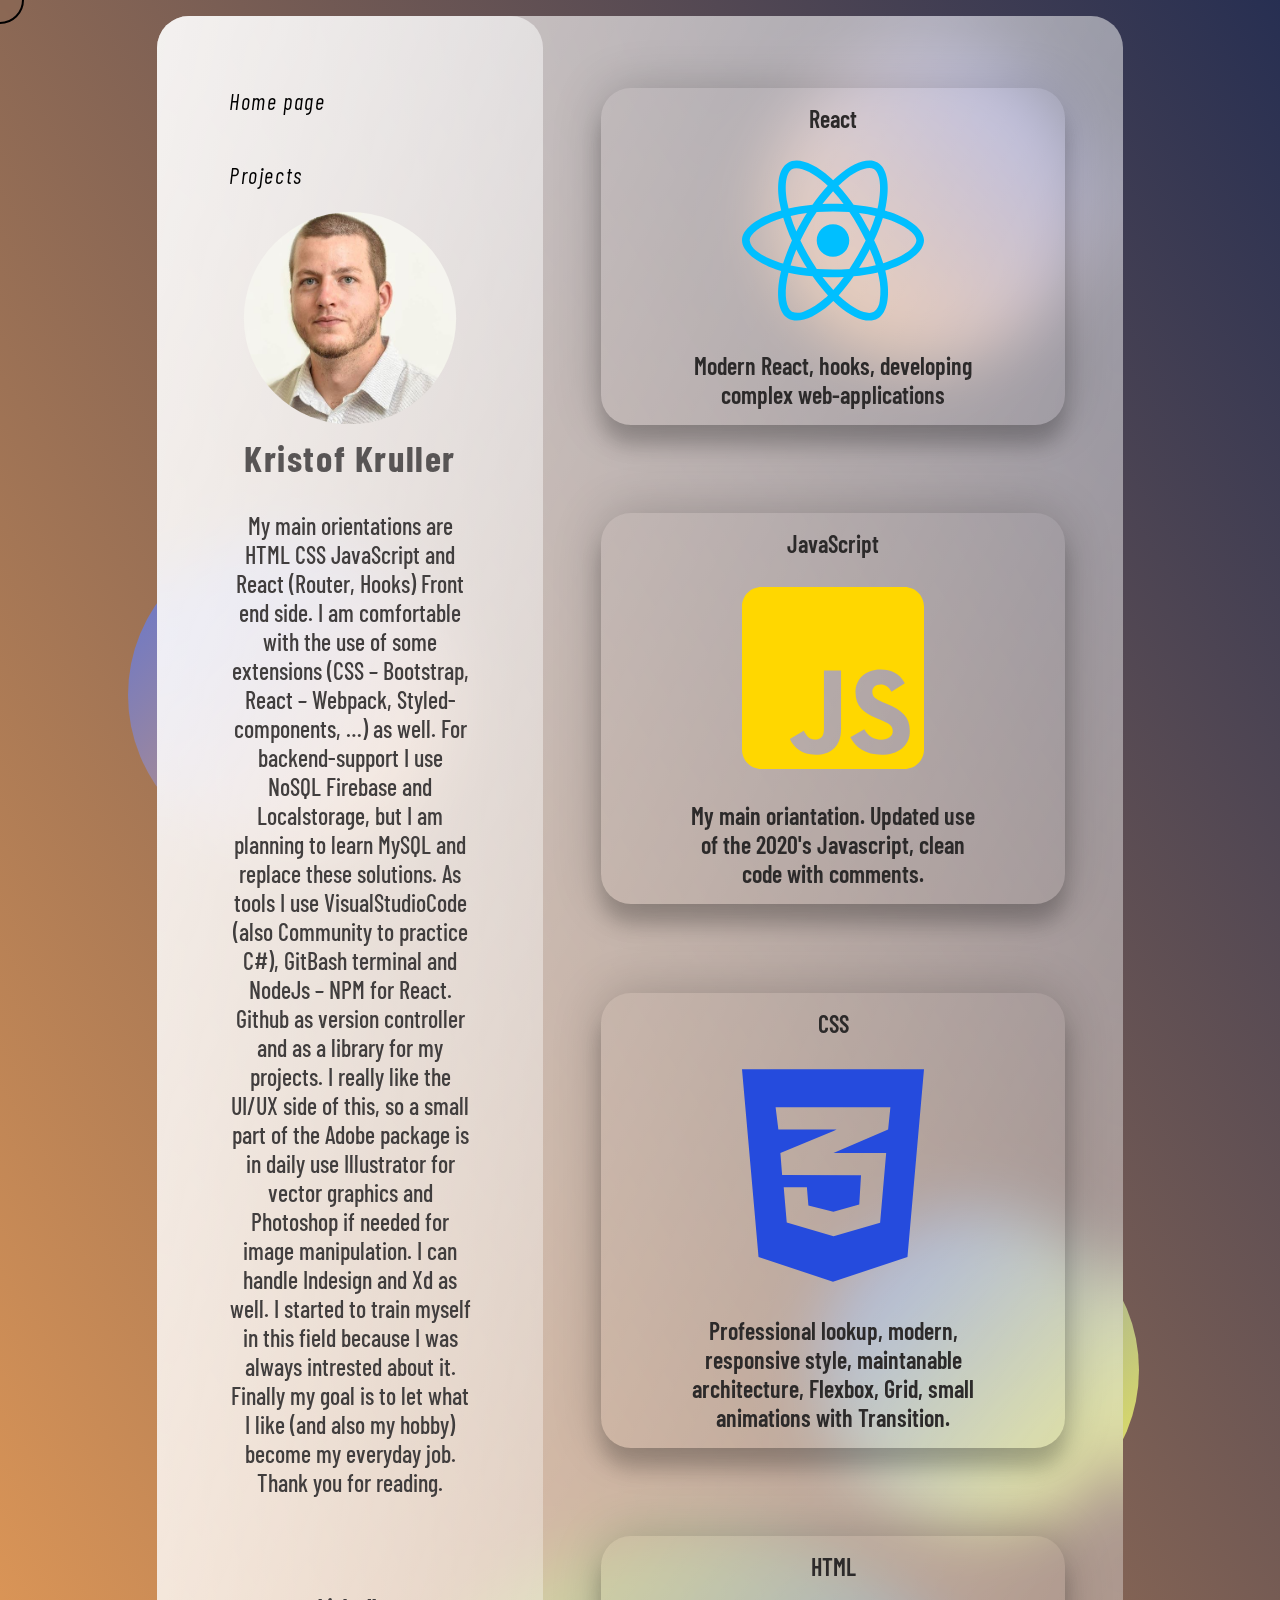
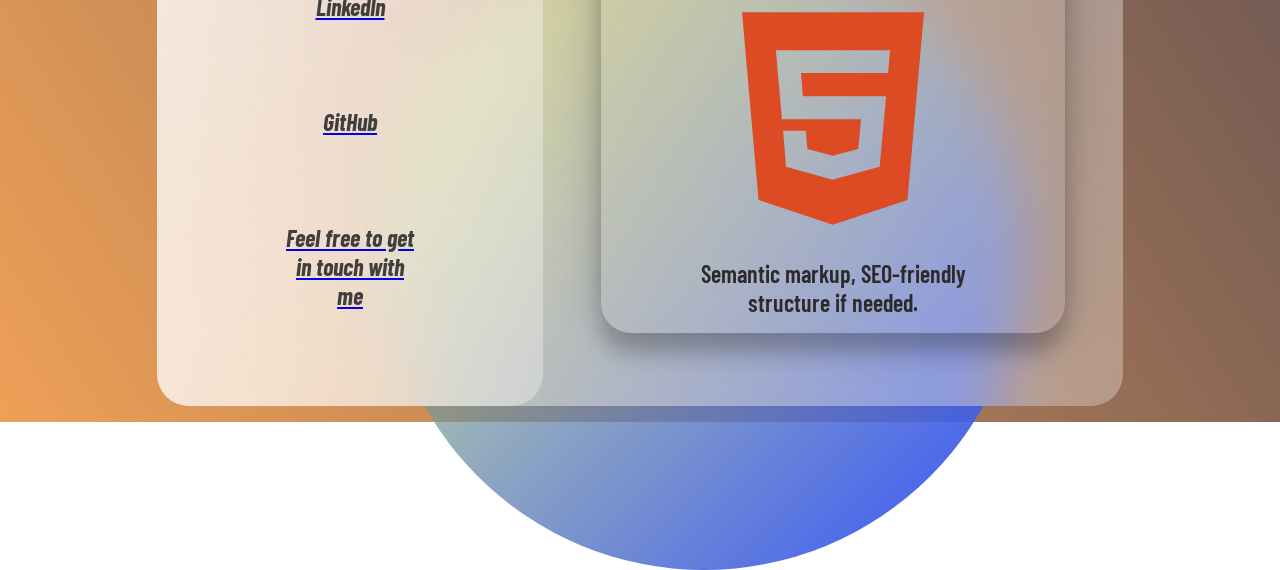
<file: About/about.html>
<!DOCTYPE html>
<html lang="en">
<head>
  <meta charset="UTF-8">
  <meta name="viewport" content="width=device-width, initial-scale=1.0">
  <link rel="preconnect" href="https://fonts.gstatic.com" />
  <link rel="stylesheet" href="./about.css" />
  <link href="https://fonts.googleapis.com/css2?family=Barlow+Condensed:wght@400;500&display=swap" rel="stylesheet" />
  <link rel="stylesheet" href="https://use.fontawesome.com/releases/v5.15.1/css/all.css" integrity="sha384-vp86vTRFVJgpjF9jiIGPEEqYqlDwgyBgEF109VFjmqGmIY/Y4HV4d3Gp2irVfcrp" crossorigin="anonymous">   
  <title>About Me Page</title>
</head>
<body>
  <div class="cursor"></div>
  <main id="hero">
    <section class="glass">
      <div class="dashboard">
        <div class="user">
          <div class="home-button"><i class="fab fa-fort-awesome-alt"><a href="../index.html">Home page</a></i></div>
          <div class="home-button"><i class="fas fa-project-diagram"><a href="../Projectspage/projects.html">Projects</a></i></div>
          <img src="../images/cvpicps2cut.JPG" alt="Picture about me">
          <h3>Kristof Kruller</h3>
          <p>My main orientations are 
            HTML CSS JavaScript and React (Router, 
            Hooks) 
            Front end side. I am comfortable with the use 
            of some extensions (CSS – Bootstrap, React 
            – Webpack, Styled-components, …) as well.
            For backend-support I use NoSQL Firebase 
            and Localstorage, but I am planning to learn 
            MySQL and replace these solutions. 
            As tools I use VisualStudioCode (also 
            Community to practice C#), GitBash terminal 
            and NodeJs – NPM for React. Github as 
            version controller and as a library for my 
            projects. 
            I really like the UI/UX side of this, so a small 
            part of the Adobe package is in daily use
            Illustrator for vector graphics and Photoshop if 
            needed for image manipulation. I can handle 
            Indesign and Xd as well.
            I started to train myself in this field because I 
            was always intrested about it. Finally my goal 
            is to let what I like (and also my hobby) 
            become my everyday job.
            Thank you for reading.</p>
        </div>
        <div class="links">
          <div class="link">
            <a href="https://www.linkedin.com/in/kristof-kruller" target="_blank"><i class="fab fa-linkedin"><h2>LinkedIn</h2></i></a>
          </div>
          <div class="link">
            <a href="https://github.com/kristofkruller" target="_blank"><i class="fab fa-github-square"><h2>GitHub</h2></i></a>
          </div>
          <div class="link">
            <a href="../index.html#contact-section"><i class="fas fa-envelope-open-text"><h2>Feel free to get in touch with me</h2></i></a>
          </div>
        </div>
      </div>
      <div class="skills">
        <div class="card">
          <div class="icon"></div>
          <div class="content">
            <h3>React</h3>
            <img src="../images/react-brands.svg" class="imgmove" alt="JS">
            <p>Modern React, hooks, developing complex web-applications</p>
          </div>
        </div>
        <div class="card">
          <div class="icon"></div>
          <div class="content">
            <h3>JavaScript</h3>
            <img src="../images/js-square-brands.svg" class="imgmove" alt="JS">
            <p>My main oriantation. Updated use of the 2020's Javascript, clean code with comments.</p>
          </div>
        </div>
        <div class="card">
          <div class="icon"></div>
          <div class="content">
            <h3>CSS</h3>
            <img src="../images/css3-alt-brands.svg" class="imgmove" alt="CSS">
            <p>Professional lookup, modern, responsive style, maintanable architecture, Flexbox, Grid, small animations with Transition.</p>
          </div>
        </div>
        <div class="card">
          <div class="icon"></div>
          <div class="content">
            <h3>HTML</h3>
            <img src="../images/html5-brands.svg" class="imgmove" alt="HTML5">
            <p>Semantic markup, SEO-friendly structure if needed.</p>
          </div>
        </div>
      </div>
    </section>
  </main>
  <div class="circle1"></div>
  <div class="circle2"></div>
  <div class="circle3"></div>
  <div class="circle4"></div>
  <script src="../About/about.js"></script>
</body>
</html>
</file>
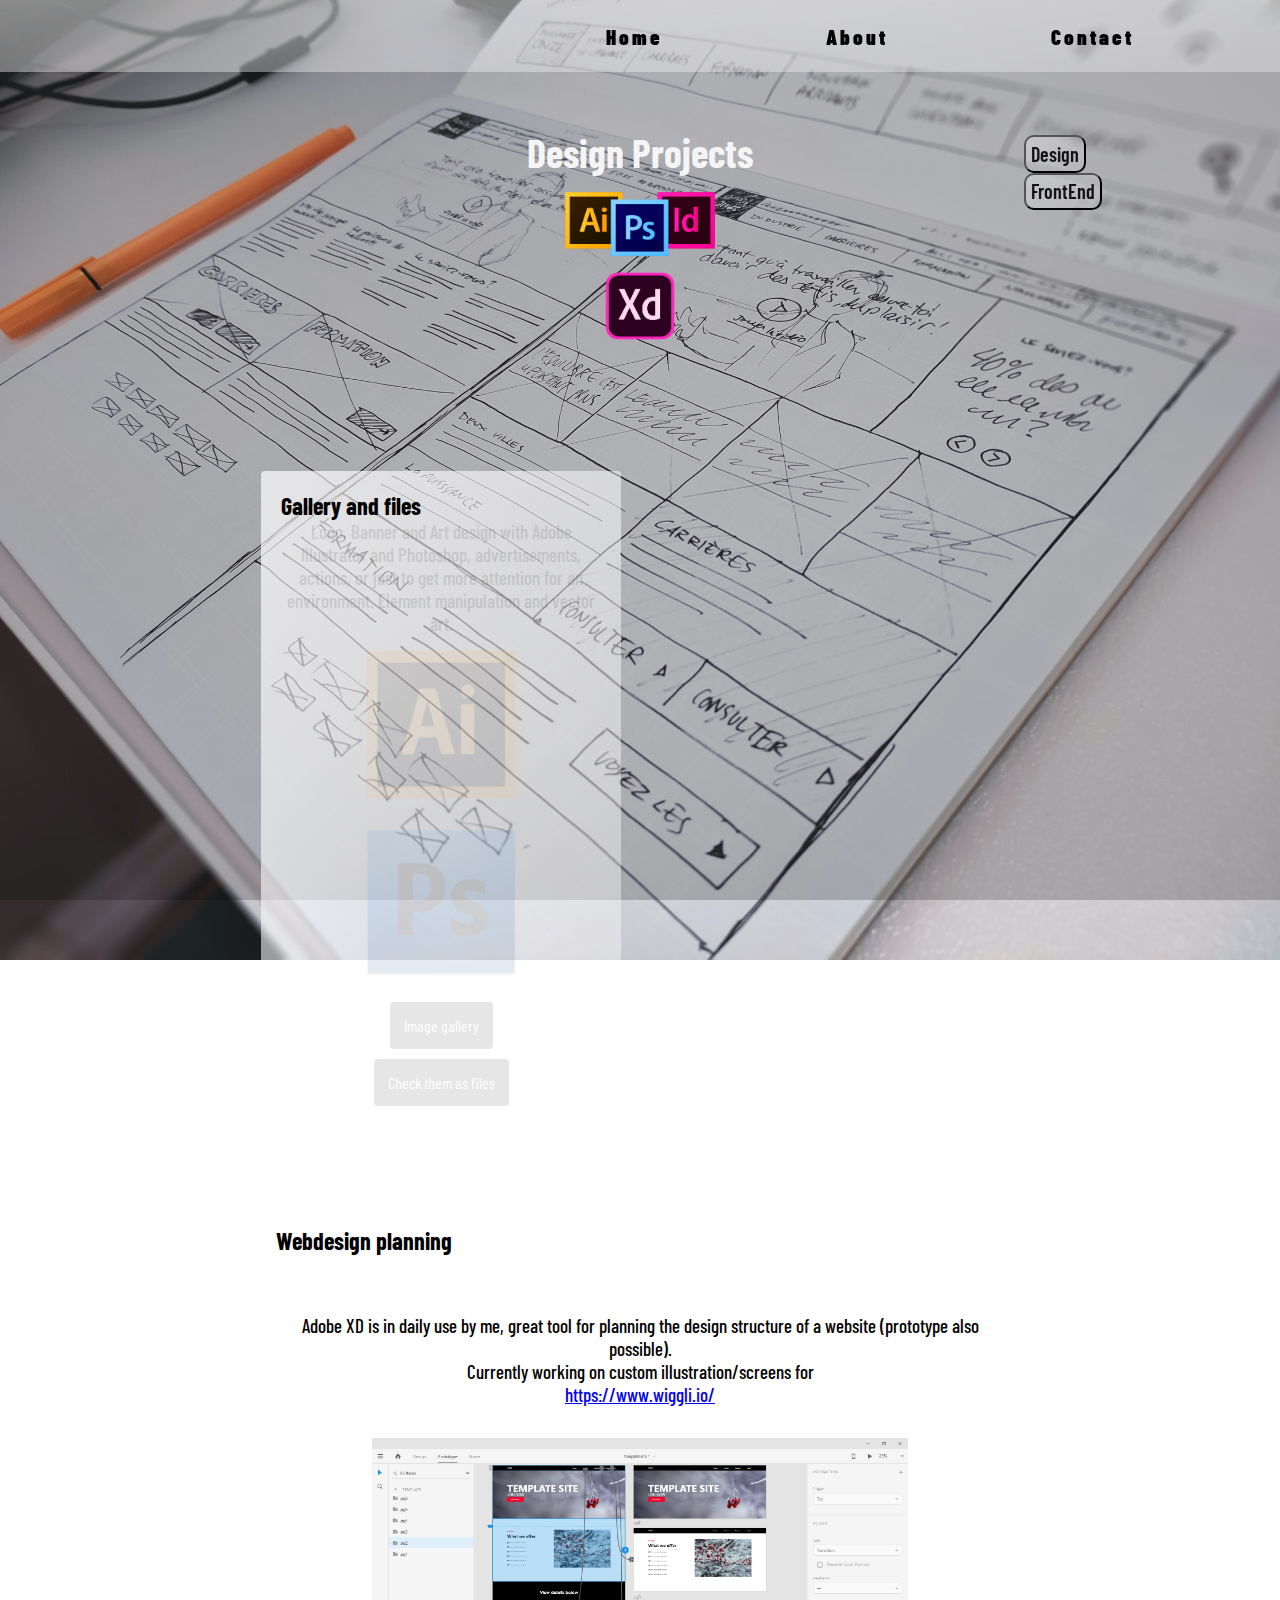
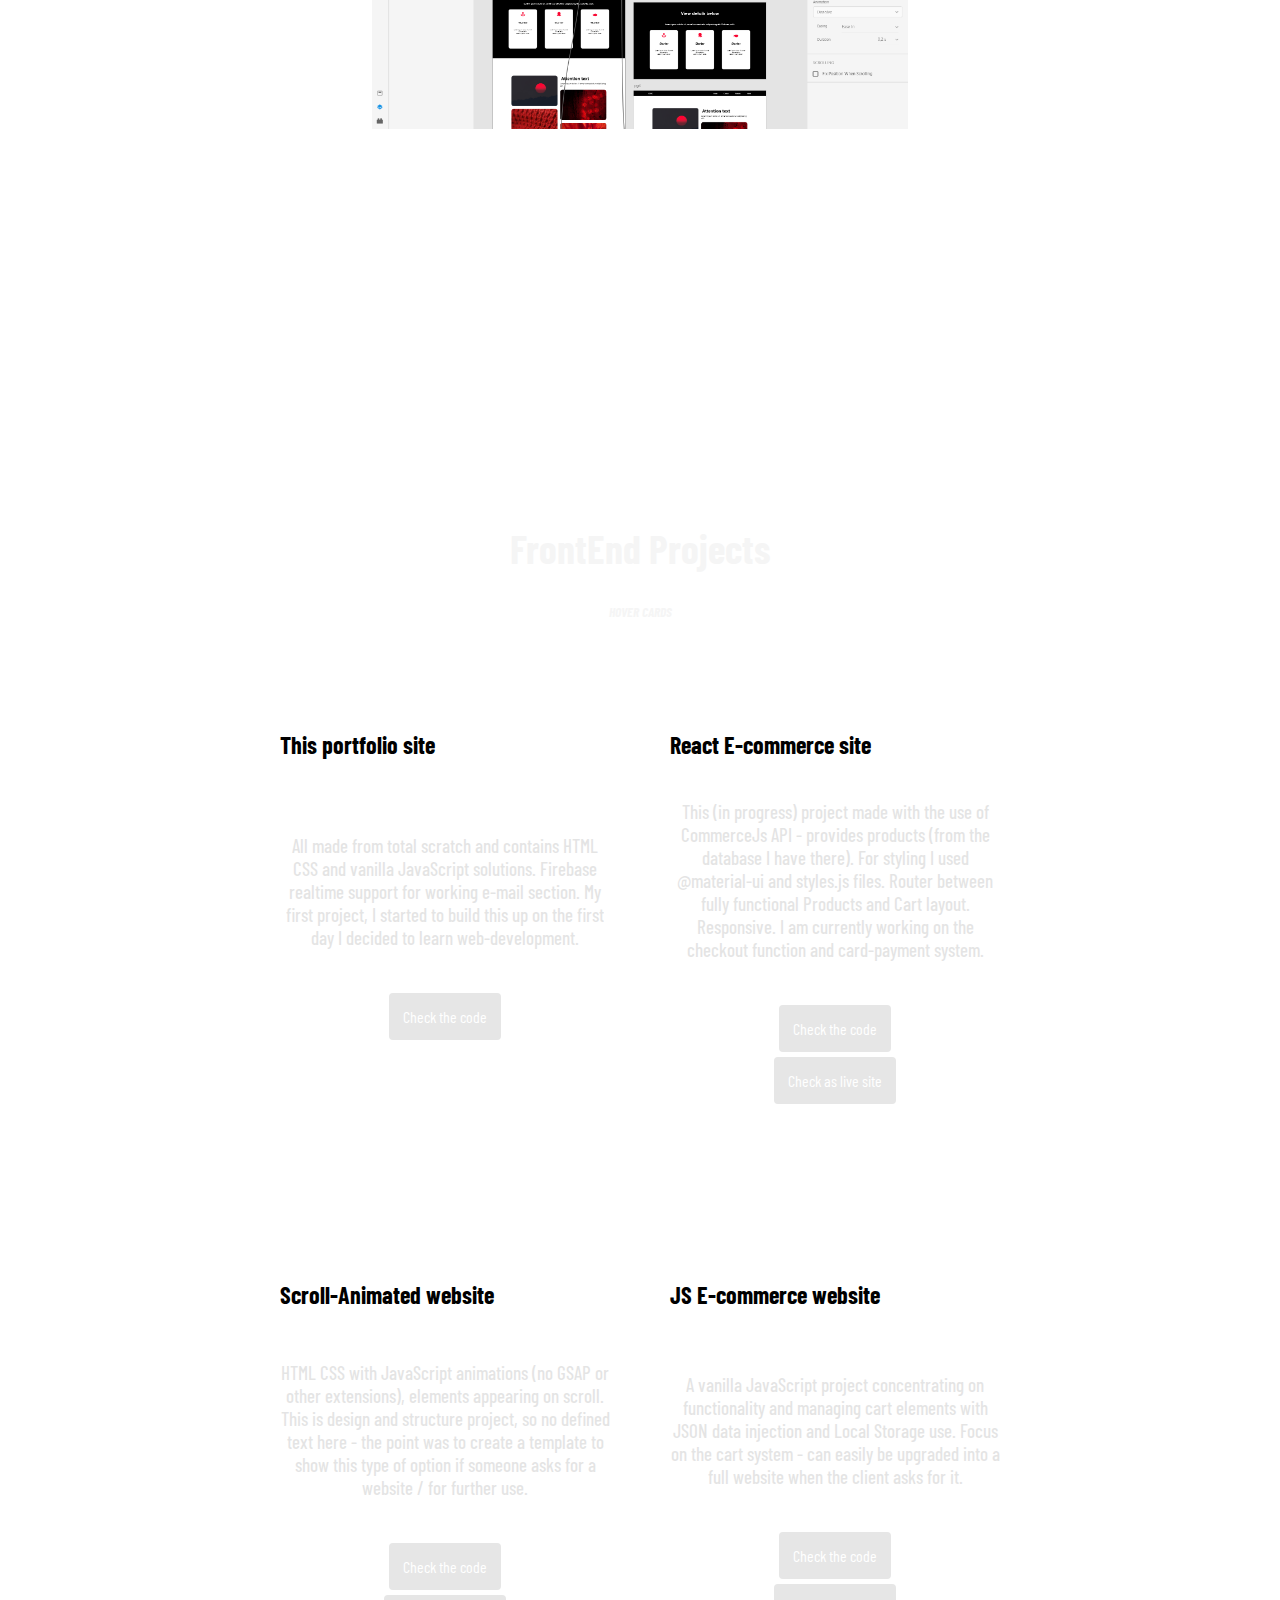
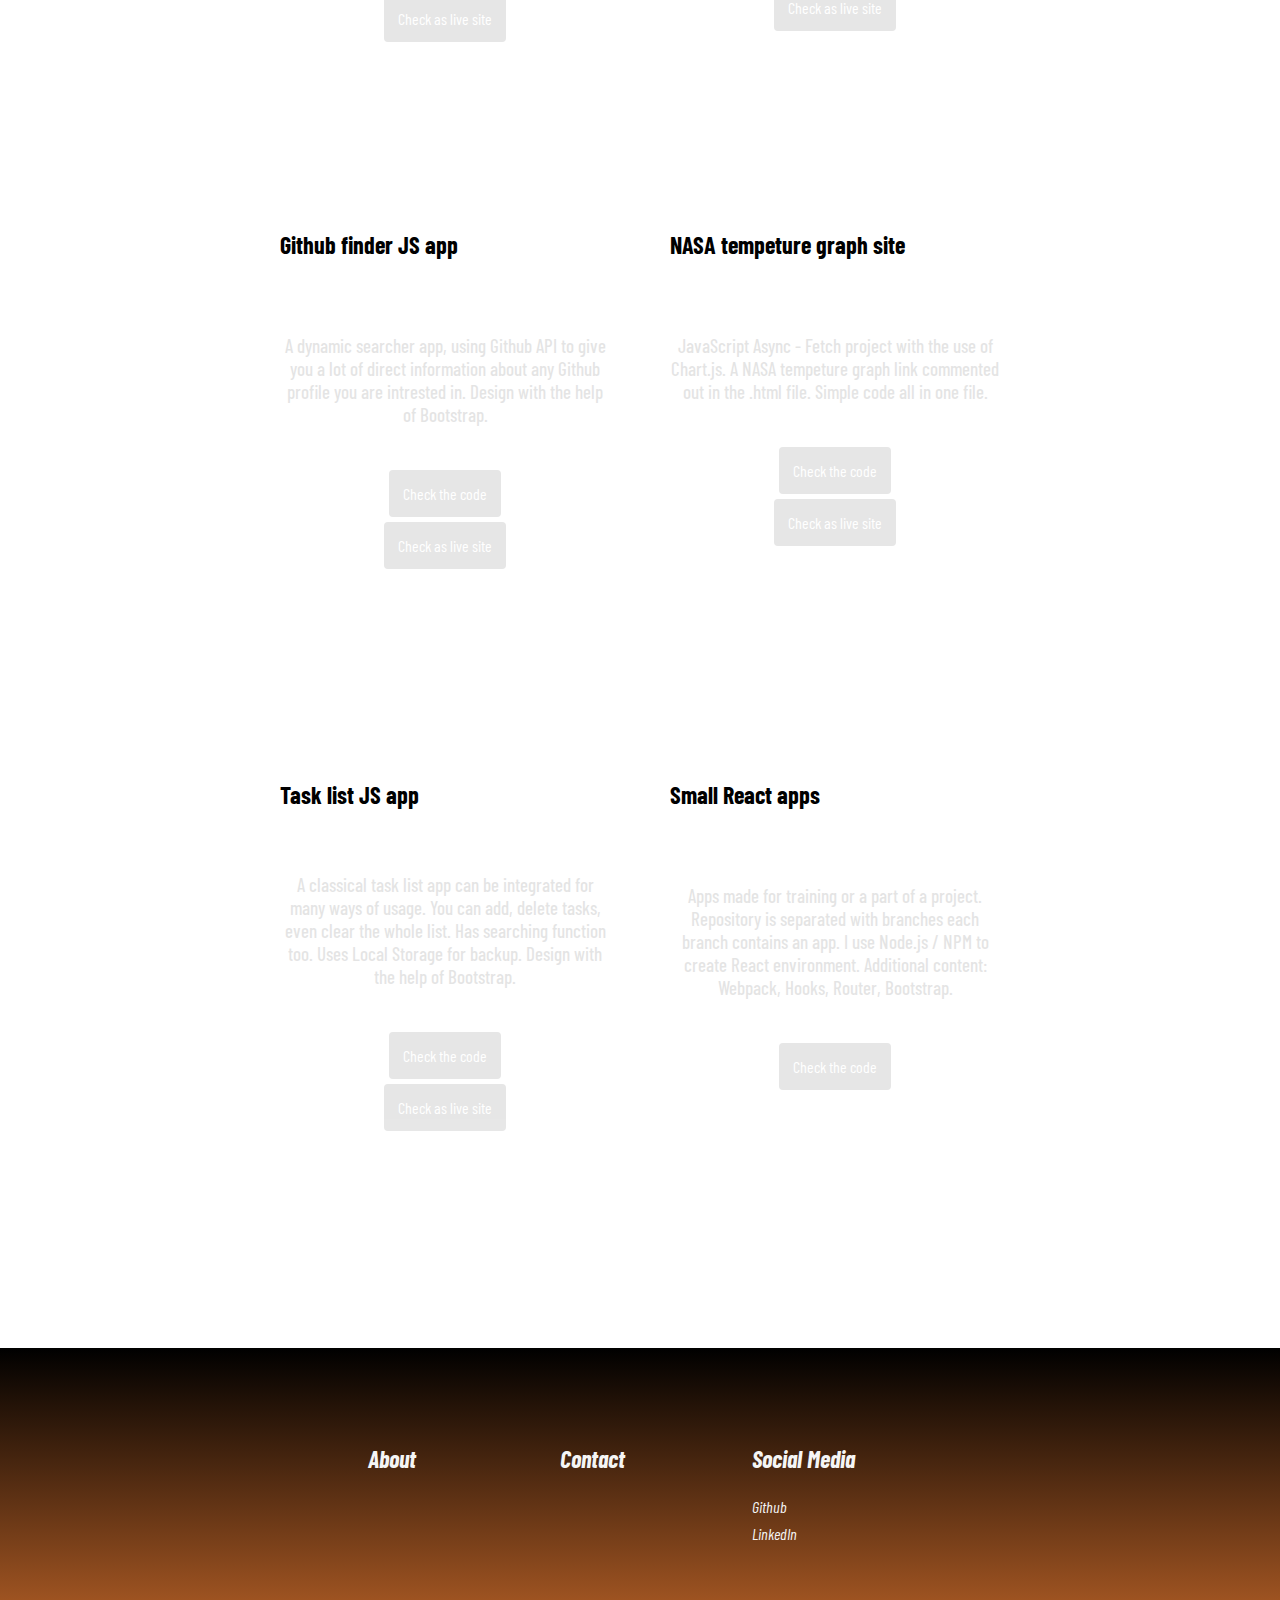
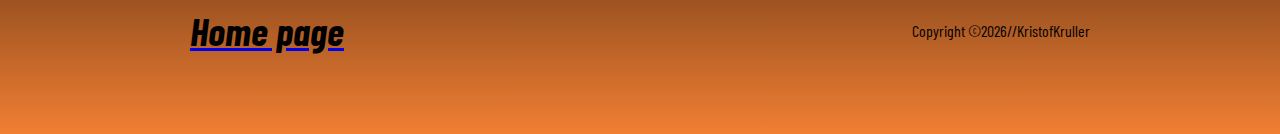
<file: Projectspage/projects.html>
<!DOCTYPE html>
<html lang="en">
<head>
  <meta charset="UTF-8">
  <meta name="viewport" content="width=device-width, initial-scale=1.0">
  <link rel="stylesheet" href="./projects.css" />
  <link rel="preconnect" href="https://fonts.gstatic.com" />
  <link href="https://fonts.googleapis.com/css2?family=Barlow+Condensed:wght@400;500&display=swap" rel="stylesheet" />
  <link rel="stylesheet" href="https://use.fontawesome.com/releases/v5.15.1/css/all.css" integrity="sha384-vp86vTRFVJgpjF9jiIGPEEqYqlDwgyBgEF109VFjmqGmIY/Y4HV4d3Gp2irVfcrp" crossorigin="anonymous">   
  <title>Projects</title>
</head>
<body>    
  <header id=header>
    <nav>
      <input id="nav-toggle" type="checkbox">
        <ul class="nav-links">
          <li><a href="../index.html">Home</a></li>
          <li><a href="../About/about.html">About</a></li>
          <li><a href="../index.html#contact-section">Contact</a></li>
        </ul>
        <label for="nav-toggle" class="icon-burger">
          <div class="line"></div>
          <div class="line"></div>
          <div class="line"></div>
        </label>
    </nav>
  </header>

    <!--Projects-->

    <!--Design Projects-->
    <div id="ascroll"></div> 
    <div class="dprojects" id="projects" >
        <div class="smallNav">
          <button class="desNav"><a href="./projects.html#ascroll">Design</a></button>
          <button class="froNav"><a href="./projects.html#bscroll">FrontEnd</a></button>
        </div>
        <h1 id="designH1">Design Projects
          <div class="h1despic"><img src="../images/adobe.png" alt="xd logo"></div> 
          <div class="h1despic"><img src="../images/XDLogo.png" alt="xd logo"></div> 
        </h1>
        <!-- <h5><i class="fas fa-mouse"> HOVER CARDS</i></h5> -->
        <div class="dprojects__wrapper">
         
          <!--Cards--> 
        
          <div class="dprojects__card">
            <h2>Gallery and files</h2>
            <span id="overlay">
              <p>
                Logo, Banner and Art design with Adobe Illustrator and Photoshop, advertisements, actions, or just to get more attention for an environment. Element manipulation and vector art.
              </p>
              <div class="despic"><img src="../images/aipic.png" alt="illustrator logo"></div> 
              <div class="despic"><img src="../images/pspic.png" alt="photoshop logo"></div> 
              <div class="projects__btn"><a href="./ai/ai.html" target="_blank"><button>Image gallery</button></a></div>
              <div class="projects__btn"><a href="https://github.com/kristofkruller/Portfolio/tree/master/Design" target="_blank"><button>Check them as files</button></a></div>
            </span>
          </div>
          <div class="xdprojects__card">
            <h2>Webdesign planning</h2>
            <span id="xdoverlay">
              <p>
                Adobe XD is in daily use by me, great tool for planning the design structure of a website (prototype also possible).
                <br> Currently working on custom illustration/screens for <br> <a href="https://www.wiggli.io/" target="blank">https://www.wiggli.io/</a>
              </p>
              <div class="xdpic"><img src="../Design/adobeXdTemplateSite.PNG" alt="screenshot"></div> 
              <!--<div class="projects__btn"><a href="https://github.com/kristofkruller/Portfolio/tree/master/Design" target="_blank"><button>Adobe files</button></a></div>-->
            </span>
          </div>
          <!-- <div class="projects__card">
            <h2>Logos</h2>
            <span id="overlay">
              <p>     
              </p>
              <div class="despic"><img src="../images/aipic.png" alt="illustrator logo"></div> 
              <div class="projects__btn"><a href="#" target="_blank"><button>Let me see</button></a></div>
            </span>
          </div>
          <div class="projects__card">
            <h2>Artworks</h2>
            <span id="overlay">
              <p>     
              </p>
              <div class="despic"><img src="../images/aipic.png" alt="illustrator logo"></div> 
              <div class="projects__btn"><a href="#" target="_blank"><button>Let me see</button></a></div>
            </span>
          </div>
          <div class="projects__card">
            <h2>Full page planning</h2>
            <span id="overlay">
              <p>     
              </p>
              <div class="despicxd"><img src="../images/XDLogo.png" alt="xd logo"></div> 
              <div class="projects__btn"><a href="#" target="_blank"><button>Let me see</button></a></div>
            </span>
          </div>
          <div class="projects__card">
            <h2>Tools</h2>
            <span id="overlay">
              <p>     
              </p>
              <div class="despic"><img src="../images/aipic.png" alt="illustrator logo"></div> 
              <div class="projects__btn"><a href="#" target="_blank"><button>Let me see</button></a></div>
            </span>
          </div> --> 
        </div>
      </div>

    <!--FrontEnd Projects-->
    <div id="bscroll"></div>  
    <div class="projects" id="projects" ><button class="desNav2"><a href="./projects.html#ascroll">Back to the top</a></button>
      <h1 id="frontendH1">FrontEnd Projects</h1>
      
      <h5><i class="fas fa-mouse"> HOVER CARDS</i></h5>
      <div class="projects__wrapper">
       
      <!--Cards--> 
      
        <div class="projects__card">
          <h2>This portfolio site</h2>
          <span id="overlay">
            <p>
              All made from total scratch and contains HTML CSS and vanilla JavaScript solutions. Firebase realtime support for working e-mail 
              section.
              My first project, I started to build this up on the first day I decided to learn web-development. 
              <br>
              <i class="fab fa-html5"></i>
              <i class="fab fa-css3-alt"></i>
              <i class="fab fa-js"></i>
              <i class="fab fa-gripfire"></i>
            </p>
            <div class="projects__btn"><a href="https://github.com/kristofkruller/Portfolio" target="_blank"><button>Check the code</button></a></div>
          </span>
        </div>
        <div class="projects__card">
          <h2>React E-commerce site</h2>
          <span id="overlay">
            <p>This (in progress) project made with the use of CommerceJs API - provides products (from the database I have there). For styling I used @material-ui and styles.js files. Router between fully functional Products and Cart layout.
              Responsive. I am currently working on the checkout function and card-payment system. 
              <br>
              <i class="fab fa-react"></i>
              <i class="fab fa-npm"></i>
              <i class="fab fa-js"></i>          
            </p>
            <div class="projects__btn"><a href="https://github.com/kristofkruller/ecommerceReactProject" target="_blank"><button>Check the code</button></a></div>
            <div class="projects__btn2"><a href="https://ecommercereactproject.netlify.app/" target="_blank"><button>Check as live site</button></a></div>
          </span>
        </div>
        <div class="projects__card">
          <h2>Scroll-Animated website</h2>
          <span id="overlay">
            <p>HTML CSS with JavaScript animations (no GSAP or other extensions), elements appearing on scroll. This is design and structure 
              project, so no defined text here - 
              the point was to create a template to show this type of option if someone asks for a website / for further use.
              <br>
              <i class="fab fa-html5"></i>
              <i class="fab fa-css3-alt"></i>
              <i class="fab fa-js"></i>          
            </p>
            <div class="projects__btn"><a href="https://github.com/kristofkruller/templateSite" target="_blank"><button>Check the code</button></a></div>
            <div class="projects__btn2"><a href="https://scrollanimtemplatesite.netlify.app/" target="_blank"><button>Check as live site</button></a></div>
          </span>
        </div>
        <div class="projects__card">
          <h2>JS E-commerce website</h2>
          <span id="overlay">
            <p>A vanilla JavaScript project concentrating on functionality and managing 
              cart elements with JSON data injection and Local Storage use. Focus on the cart system - can easily be upgraded 
               into a full website when the client asks for it.
              <br>
              <i class="fab fa-js"></i>
              <i class="fab fa-css3-alt"></i>
              <i class="fas fa-server"></i>             
            </p>
            <div class="projects__btn"><a href="https://github.com/kristofkruller/Webshop-Cart-project" target="_blank"><button>Check the code</button></a></div>
            <div class="projects__btn2"><a href="https://mvdwebshop.netlify.app/" target="_blank"><button>Check as live site</button></a></div>
          </span>
        </div>
        <div class="projects__card">
          <h2>Github finder JS app</h2>
          <span id="overlay">
            <p>A dynamic searcher app, using Github API to give you a lot of 
              direct information about any Github profile you are intrested in. Design with 
              the help of Bootstrap.
            <br>
            <i class="fab fa-js"></i>
            <i class="fab fa-bootstrap"></i>
            <i class="fas fa-database"></i>
            </p>
            <div class="projects__btn"><a href="https://github.com/kristofkruller/finderForGithub" target="_blank"><button>Check the code</button></a></div>
            <div class="projects__btn2"><a href="https://ghfinderapp.netlify.app/" target="_blank"><button>Check as live site</button></a></div>
          </span>
        </div>
        <div class="projects__card">
          <h2>NASA tempeture graph site</h2>
          <span id="overlay">
            <p>JavaScript Async - Fetch project with the use of Chart.js. A NASA tempeture graph link commented out in the .html file.
              Simple code all in one file.
              <br>
              <i class="fab fa-js"></i>
              <i class="fab fa-html5"></i>
              <i class="fas fa-chart-line"></i>             
            </p>
            <div class="projects__btn"><a href="https://github.com/kristofkruller/smallJsApps" target="_blank"><button>Check the code</button></a></div>
            <div class="projects__btn2"><a href="https://tempgraph.netlify.app/" target="_blank"><button>Check as live site</button></a></div>
          </span>
        </div>
        <div class="projects__card">
          <h2>Task list JS app</h2>
          <span id="overlay">
            <p>A classical task list app can be integrated for many ways of usage.
               You can add, delete tasks, even clear the whole list. Has searching function too. 
               Uses Local Storage for backup. Design with the help of Bootstrap.
            <br>
            <i class="fab fa-js"></i>
            <i class="fab fa-bootstrap"></i>
            <i class="fas fa-server"></i>
            </p>
            <div class="projects__btn"><a href="https://github.com/kristofkruller/smallJsApps" target="_blank"><button>Check the code</button></a></div>
            <div class="projects__btn2"><a href="https://tsklistapp.netlify.app/" target="_blank"><button>Check as live site</button></a></div>
          </span>
        </div>
        <div class="projects__card">
          <h2>Small React apps</h2>
          <span id="overlay">
            <p>Apps made for training or a part of a project. Repository is separated with branches each branch contains an app. I use Node.js / NPM
              to create React environment. Additional content: Webpack, Hooks, Router, Bootstrap.
            <br>
            <i class="fab fa-react"></i>
            <i class="fab fa-npm"></i>
            <i class="fab fa-gitkraken"></i>
            </p>
            <div class="projects__btn"><a href="https://github.com/kristofkruller/smallReactApps" target="_blank"><button>Check the code</button></a></div>
          </span>
        </div>
      </div>
    </div>

  
     <!-- Footer -->
     
     <div class="footer__container">
        <div class="footer__links">
          <div class="footer__link--wrapper">
            <div class="footer__link--items">
              <a href="../About/about.html"><i class="far fa-address-card"><h2>About</h2></i></a>
            </div>
            <div class="footer__link--items">
              <a href="../index.html#contact-section"><i class="fas fa-file-signature"><h2>Contact</h2></i></a> 
            </div>
            <div class="footer__link--items">
              <i class="fas fa-share-alt" id='socmed'><h2>Social Media</h2></i>
              <a href="https://github.com/kristofkruller" target="_blank"><i class="fab fa-github">Github</i></a> 
              <a href="https://www.linkedin.com/in/kristof-kruller" target="_blank"><i class="fab fa-linkedin">LinkedIn</i></a>
            </div>
          </div>
          <div class="footer__link--wrapper"></div>
        </div>
        <section class="home__cr">
          <div class="home__cr--wrap">
            <div class="footer__last">
              <a href="../index.html"><i class="fab fa-fort-awesome-alt"><h2>Home page</h2></i></a>
            </div>
            <p class="website__rights">Copyright &copy;<script>document.write(new Date().getFullYear());</script>//KristofKruller</p>
          </div>
        </section>
      </div>
    <script src="./projects.js"></script>
</body>
</html>
</file>
<file: About/about.css>
* {
  margin: 0;
  padding: 0;
  box-sizing: border-box;
  font-family:'Barlow Condensed', sans-serif;
  text-rendering: optimizeLegibility;
  cursor: none;
}

/*CURSOR AND LINK ANIM TOOLS*/

.cursor {
  width: 3rem;
  height: 3rem;
  border: 2px solid black;
  border-radius: 50%;
  position: absolute;
  transform: translate(-50%, -50%);
  transform-origin: 100% 100%;
  z-index: 9;
  pointer-events: none;
  transition: all 0.3s ease;
  transition-property: background, transform;
  backdrop-filter: blur(2px);
}

/*JS classes*/

.link-grow {
  transform: scale(2);
}

/*BACKGROUND AND PARENT CONTAINER*/

#hero {
  min-height: 100vh;
  min-width: 966px;
  background: linear-gradient(to right top, rgb(238, 160, 87), rgb(39, 47, 82));
  display: flex;
  align-items: center;
  justify-content: center;
  padding: 1rem;
}
.glass {
  position: relative;
  background: white;
  min-height: 80vh;
  width: 60%;
  min-width: 966px;
  background: linear-gradient(to right bottom, rgba(255, 255, 255, 0.7), rgba(255, 255, 255, 0.3));
  border-radius: 2rem;
  z-index: 8;
  backdrop-filter: blur(2rem);
  display: flex;
}
.circle1, .circle2, .circle3 {
  background: white;
  background: linear-gradient(to right bottom, rgba(255, 255, 255, 1), rgba(255, 255, 255, 0.5));
  height: 20rem;
  width: 20rem;
  position: absolute;
  border-radius: 50%;
}
.circle1 {
  top: 5%;
  right: 15%;
  z-index: 2;
  background: linear-gradient(to right top, rgb(238, 160, 87), rgb(94, 116, 212));
}
.circle2 {
  bottom: 5%;
  left: 10%;
  z-index: 2;
  background: linear-gradient(to left top, rgb(238, 160, 87), rgb(94, 116, 212));
}
.circle3 {
  bottom: -70%;
  right: 11%;
  z-index: 2;
  background: linear-gradient(to left top, rgb(238, 235, 87), rgb(94, 116, 212));
}
.circle4 {
  position: absolute;
  top: 170%;
  left: 30%;
  z-index: 2;
  background: white;
  background: linear-gradient(to left top, rgb(50, 80, 252), rgba(218, 255, 7, 0.5));
  height: 40rem;
  width: 40rem;
  border-radius: 50%;
}

/*DASHBOARD TAB*/

.dashboard {
  flex: 1;
  display: flex;
  flex-direction: column;
  align-items: center;
  justify-content: center;
  text-align: center;
  background: linear-gradient(to right bottom, rgba(255, 255, 255, 0.7), rgba(255, 255, 255, 0.3));
  border-radius: 2rem;
  padding: 3rem;
  color: #585555;
}

.home-button {
  left: 0.5rem;
  letter-spacing: 0.1rem;
  font-size: 1.4rem;
  display: flex;
  align-items: flex-start;
  padding: 1.5rem;
}
.home-button a {
  text-decoration: none;
  color: black;
  font-weight: 400;
}
.home-button a:hover {
  color: rgb(46, 42, 102);
  transition: 0.3s;
}
.home-button i:hover {
  color: #a55e0dbd;
  transition: 0.3s;
}

.user h3 {
  padding: 0.5rem;
  font-size: 2.3rem;
  letter-spacing: 0.1rem;
}
.user p {
  padding: 1.5rem;
  font-weight: 500;
  font-size: 1.5rem;
  color: #413e3e;
}
.user p:hover {
  font-weight: 510;
  color: #47220b;
  transition: 0.5s;
}
.user img {
  max-height: 90%;
  max-width: 90%;
  clip-path: circle();
}

.link {
  display: flex;
  margin: 2rem 0rem;
  padding: 1rem 5rem;
  align-items: center;
  justify-content: center;
}
.link i:hover {
  color: rgb(39, 47, 82);
  transition: 1.5s;
}
.link i {
  color: black;
  font-size: 5rem;
  color: rgba(233, 144, 60, 0.712);
}
.link i h2 {
  padding-top: 1.4rem;
  font-size: 1.5rem;
  color: #413e3e;
}
.link i h2:hover {
  color: rgb(238, 160, 87);
  transition: 1s;
}


/*SKILLS TAB*/

.skills {
  flex: 2;
  display: flex;
  flex-direction: column;
  align-items: center;
  justify-content: space-evenly;
  perspective: 1000px;
}
.card {
  width: 80%;
  border-radius: 30px;
  padding: 0rem 5rem;
  box-shadow: 0 20px 20px rgba(0, 0, 0, 0.2), 0px 0px 50px rgba(0, 0, 0, 0.2);
  text-align: center;
  margin: 1rem 0;
  transform-style: preserve-3d;
}
.card img {
  max-height: 60%;
  max-width: 60%;
  transition: all 0.75s ease-out;
}
.content p, .content h3 {
  font-size: 1.5rem;
  padding: 1rem 0rem;
  color: #2c2a2a;
  font-weight: 600;
  transition: all 0.75s ease-out;
}

/*RESPO ALL*/

@media screen and (max-width: 768px) {
  body {
    max-width: 768px;
  }
  #hero, .glass, .dashboard {
    position: relative;
    display: flex;
    flex-direction: column;
    justify-content: center;
    align-items: center;
    font-size: 125%;
    min-width: 100%;
    min-height: 100vh;
  }
  .circle1, .circle2, .circle3, .circle4 {
    display: none;
  }
  .skills {
    display: none;
    max-height: 0;
  }
  .card {
    display: none;
  }
  .user p {
    padding: 2rem;
  }
  .home-button {
    font-size: 1rem;

  }
}
</file>
<file: Projectspage/projects.css>
* {
    margin: 0;
    padding: 0;
    box-sizing: border-box;
    font-family:'Barlow Condensed', sans-serif;
    text-rendering: optimizeLegibility;
    scroll-behavior: smooth;
  }

  :root {
    --main-font-color : whitesmoke;
    --main-background-color : black;
    --secondary-background-color: rgba(79, 112, 202, 0.7);
    --main-hover-color : rgba(80, 90, 225, 0.65);
    --light-hover-color : rgba(119, 125, 212, 0.767);
  }
  

  body {
    font-family:'Barlow Condensed', sans-serif;
    text-rendering: optimizeLegibility;
    min-height: 100vh;
    min-width: 100vw;
      background-image: linear-gradient(rgba(0, 0, 0, .2), rgba(0, 0, 0, .2)), url(../images/projectsbg.jpg);
      background-size: cover;
      background-repeat: no-repeat;
      background-attachment: fixed;
  }

 
  nav {
    position: fixed;
    z-index: 10;
    left: 0;
    right: 0;
    top: 0;
    padding: 0 5%;
    height: 8vh;
    background: linear-gradient(to right bottom, rgba(255, 255, 255, 0.5), rgba(255, 255, 255, 0.3));
  }
  .nav-links {
    float: right;
    padding: 0;
    margin: 0;
    width: 60%;
    height: 100%;
    display: flex;
    align-items: center;
    justify-content: space-around;
  }
  .nav-links li {
    list-style: none;
  }
  .nav-links a {
    display: block;
    padding: 1em;
    font-size: 21px;
    letter-spacing: 3px;
    font-weight: 900;
    color: var(--main-background-color);
    text-decoration: none;
  }
  #nav-toggle {
    position: absolute;
    top: -100px;
  }

  nav .icon-burger {
    display: none;
    position: absolute;
    right: 5%;
    top: 50%;
    transform: translateY(-50%);
  }
  nav .icon-burger .line {
    width: 30px;
    height: 5px;
    background-color: var(--main-font-color);
    margin: 5px;
    border-radius: 3px;
    transition: all .3s ease-in-out;
  }

  .nav-links li:hover {
    transform: scale(1.2);
    font-weight: 1000;
    transition: .4s;
  }

  @media screen and (max-width: 768px) {
    nav {
      background: var(--main-background-color);
      position: relative;
      max-width: 100%;
      max-height: 10vh;
      padding: 0;
    }

    nav .icon-burger {
      display: block;
    }
    nav :checked ~ .icon-burger .line:nth-child(1) {
      transform: translateY(10px) rotate(225deg);
    }
    nav :checked ~ .icon-burger .line:nth-child(3) {
      transform: translateY(-10px) rotate(-225deg);
    }
    nav :checked ~ .icon-burger .line:nth-child(2) {
      opacity: 0;
    }

    .nav-links {
      position: absolute;
      display: inline-block;
      background: var(--main-background-color);
      height: 80vh;
      width: 100%;
      display: flex;
      flex-direction: column;
      clip-path: circle(50px at 90% -10%);
      -webkit-clip-path: circle(50px at 90% -10%);
      transition: all 2s ease-out;
      pointer-events: none;
    }
    .nav-links a {
      letter-spacing: 5px;
      font-size: 20px;
      font-weight: 300;
      color: var(--main-font-color);
    }
    .nav-links.open {
      clip-path: circle(700px at 90% -10%);
      -webkit-clip-path: circle(80vh at 90% -10%);
      pointer-events: all;
      justify-content: space-between;
      padding: 5rem 3rem 15rem 0rem;
    }
    .nav-links li {
      margin-left: 75%;
      opacity: 0;
      color: var(--main-font-color);
      z-index: 8;
      padding: 1rem;
    }
    .nav-links li:nth-child(1) {
      transition: all 0.5s ease 0.2s;
    }
    .nav-links li:nth-child(2) {
      transition: all 0.5s ease 0.4s;
    }
    .nav-links li:nth-child(3) {
      transition: all 0.5s ease 0.6s;
    }
    li.fade {
      opacity: 1;
    }
  }

/*Projects*/
@media screen and (max-width: 768px) {
  html,body{
    overflow-x: hidden;
  }
}
/*For All*/

.smallNav {
  position: fixed;
  top: 15%;
  right: 10%;
  width: 10vw;
}

.desNav, .froNav {
  border-radius: 10px;
  padding: 0.3rem;
  background: linear-gradient(to right bottom, rgba(255, 255, 255, 0.3), rgba(255, 255, 255, 0.1));
}
.desNav:hover, .froNav:hover {
  transition: 0.3s ease-in-out;
  background: rgba(241, 152, 51, 0.9);
  box-shadow: 1px 1px #131313;
}

.smallNav a {
  text-decoration: none;
  color: #131313;
  font-size: 20px;
  font-weight: 600;
}

@media screen and (max-width: 768px) {
  .smallNav {
    position: absolute;
    margin: 2rem;
  }
}


.projects h5 {
  color: var(--main-font-color);
  background-size: 100%;
  margin-bottom: 5rem;
}
    
.projects {
    display: flex;
    flex-direction: column;
    justify-content: center;
    align-items: center;
    height: 100%;
    padding: 3rem 0;
  }
  .dprojects h5 {
    color: var(--main-font-color);
    background-size: 100%;
    margin-bottom: 5rem;
  }
  .xdprojects h5 {
    color: var(--main-font-color);
    background-size: 100%;
    margin-bottom: 5rem;
  }
      
  .dprojects {
      display: flex;
      flex-direction: column;
      justify-content: center;
      align-items: center;
      height: 100%;
      padding: 3rem 0;
    }

  .projects__wrapper {
    display: grid;
    grid-template-columns: 1fr 1fr 1fr;
    grid-template-rows: 1fr 1fr;
  }
  .dprojects__wrapper {
    display: grid;
    margin: 25px;
    grid-template-columns: 1fr 2fr;
    grid-template-rows: 1fr;
  }
  
  .projects__card {
    position: relative;
    margin: 10px;
    height: 530px;
    width: 370px;
    border-radius: 4px;
    display: flex;
    flex-direction: column;
    justify-content: center;
    background: linear-gradient(to right bottom, rgba(255, 255, 255, 0.7), rgba(255, 255, 255, 0.3));
    transition: 0.3s ease-in;
    padding-top: 100px;
  }
  .dprojects__card {
    position: relative;
    margin: 10px;
    height: 720px;
    width: 360px;
    border-radius: 4px;
    display: flex;
    flex-direction: column;
    justify-content: center;
    background: linear-gradient(to right bottom, rgba(255, 255, 255, 0.7), rgba(255, 255, 255, 0.3));
    transition: 0.3s ease-in;
    padding-top: 100px;
  }
  .xdprojects__card {
    position: relative;
    margin: 5px;
    height: 750px;
    width: 1100px;
    border-radius: 4px;
    display: flex;
    flex-direction: column;
    justify-content: center;
    background: linear-gradient(to right bottom, rgba(255, 255, 255, 0.7), rgba(255, 255, 255, 0.3));
    transition: 0.3s ease-in;
    padding-top: 100px;
  }

  .projects__card h2 {
    position: absolute;
    top: 20px;
    left: 20px;
  }
  .dprojects__card h2 {
    position: absolute;
    top: 20px;
    left: 20px;
  }
  .xdprojects__card h2 {
    position: absolute;
    top: 20px;
    left: 20px;
  }

  #overlay {
    height: 100%;
    width: 100%;
    opacity: 0.1;
    display: flex;
    flex-direction: column;
    align-content: center;
    margin-bottom: 10rem;
    transition: 1s ease-in-out;

  }
  #xdoverlay {
    height: 100%;
    width: 100%;
    opacity: 1;
    display: flex;
    flex-direction: column;
    align-content: center;
    margin-bottom: 10rem;
    transition: 1s ease-in-out;

  }
  #overlay:hover {
    opacity: 1;
    margin-top: 5rem;
    margin-bottom: 0;
  }

  .projects__card p {
    text-align: center;
    margin-top: 24px;
    padding-left: 20px;
    padding-right: 20px;
    font-size: 19px;
    font-weight: 500;
  }
  .dprojects__card p {
    text-align: center;
    margin-top: 24px;
    padding-left: 20px;
    padding-right: 20px;
    font-size: 19px;
    font-weight: 500;
  }
  .xdprojects__card p {
    text-align: center;
    margin-top: 24px;
    padding-left: 20px;
    padding-right: 20px;
    font-size: 19px;
    font-weight: 500;
  }
  .projects__card p i {
    color: var(--main-font-color);
    font-size: 65px;
    padding: 15px;
    margin: 0;
    display: inline-block;
  }
  .dprojects__card p i {
    color: var(--main-font-color);
    font-size: 65px;
    padding: 15px;
    margin: 0;
    display: inline-block;
  }

  .projects__btn {
    display: flex;
    justify-content: center;
    margin-top: 10px;
  }
  .projects__btn2 {
    display: flex;
    justify-content: center;
    margin-top: 5px;
    padding-bottom: 10px;
  }

  .projects__card button {
    color: #fff;
    padding: 14px;
    border: none;
    outline: none;
    border-radius: 4px;
    background: #131313;
    font-size: 1rem;
  }
  .dprojects__card button {
    color: #fff;
    padding: 14px;
    border: none;
    outline: none;
    border-radius: 4px;
    background: #131313;
    font-size: 1rem;
  }
  .xdprojects__card button {
    color: #fff;
    padding: 14px;
    border: none;
    outline: none;
    border-radius: 4px;
    background: #131313;
    font-size: 1rem;
  }
  
  .projects__card button:hover {
    cursor: pointer;
  }
  .projects__card:hover {
    transform: scale(1.075);
    transition: 0.4s ease-in-out;
    padding-top: 0;
    background: linear-gradient(to right bottom, rgba(241, 152, 51, 0.9), rgba(255, 255, 255, .7));
  }
  .dprojects__card button:hover {
    cursor: pointer;
  }
  .xdprojects__card button:hover {
    cursor: pointer;
  }
  .dprojects__card:hover {
    transform: scale(1.075);
    transition: 0.4s ease-in-out;
    padding-top: 0;
    background: linear-gradient(to right bottom, rgba(241, 152, 51, 0.9), rgba(255, 255, 255, .7));
  }

  @media screen and (max-width: 1500px) {
    .dprojects__wrapper {
      overflow-x: hidden;
      max-width: 80%;
      grid-template-columns: 1fr;
    }
      .xdprojects__card {
        position: relative;
        margin: 5px;
        height: 700px;
        width: 768px;
        border-radius: 4px;
        display: flex;
        flex-direction: column;
        justify-content: center;
        background: linear-gradient(to right bottom, rgba(255, 255, 255, 0.7), rgba(255, 255, 255, 0.3));
        transition: 0.3s ease-in;
        padding-top: 100px;
      }
      .xdpic img { 
        width: 600px;
        padding: 1rem 2rem
      }
    
  }
  
  @media screen and (max-width: 1300px) {
    .projects__wrapper {
      grid-template-columns: 1fr 1fr;
    }
  }
  @media screen and (max-width: 867px) {
    .projects__wrapper {
      grid-template-columns: 1fr;
    }
 
    .xdprojects__card {
      position: relative;
      margin: 5px;
      height: 400px;
      width: 360px;
      border-radius: 4px;
      display: flex;
      flex-direction: column;
      justify-content: center;
      background: linear-gradient(to right bottom, rgba(255, 255, 255, 0.7), rgba(255, 255, 255, 0.3));
      transition: 0.3s ease-in;
      padding-top: 100px;
    }
    .xdpic img { 
      width: 300px;
      padding: 1rem 2rem
    }
  }

/*For Spec*/
.projects h1 {
  color: var(--main-font-color);
  background-size: 100%;
  font-size: 2.5rem;
}
.dprojects h1 {
  color: var(--main-font-color);
  background-size: 100%;
  font-size: 2.5rem;
}
.xdprojects h1 {
  color: var(--main-font-color);
  background-size: 100%;
  font-size: 2.5rem;
}

#designH1 {
  margin: 5rem;
}

#frontendH1 {
  margin-bottom: 2rem;
}

.h1despic {
  display: flex;
  justify-content: space-around;
  padding: 0;
}
.h1despic:first-child {
  padding-top: 1rem;
}
.h1despic img {
  max-height: 150px;
  max-width: 150px;
}

.despic {
  display: flex;
  justify-content: space-around;
  padding: 1rem 2rem;

}
.despic img {
  max-height: 150px;
  max-width: 150px;
}
.despicxd {
  display: flex;
  justify-content: space-around;
  padding: 1rem 2rem;
}
.despicxd img {
  max-height: 300px;
  max-width: 300px;
}
.xdpic {
  display: flex;
  justify-content: space-around;
  padding: 1rem 2rem;

}
.xdpic img {
  max-height: 600px;
  max-width: 1000px;
}


.desNav2 {
opacity: 0;
margin: 2rem;
width: 150px;
background: linear-gradient(to right bottom, rgba(255, 255, 255, 0.3), rgba(255, 255, 255, 0.1));
border-radius: 6px;
}
.desNav2 a {
  text-decoration: none;
  color: #131313;
  font-size: 20px;
  font-weight: 600;
}
.desNav2:hover {
  transition: 0.3s ease-in-out;
  background: rgba(241, 152, 51, 0.9);
  box-shadow: 1px 1px #131313;
}
@media screen and (max-width: 768px) {
  .desNav2 {
    opacity: 1;
    position: relative;
  }
}


/* Footer */


.footer__container {
  background: linear-gradient(to top, #f17f33, rgb(0, 0, 0));
  padding: 5rem 0;
  display: flex;
  flex-direction: column;
  justify-content: center;
  align-items: center;
}

.footer__links {
  width: 100%;
  max-width: 1000px;
  display: flex;
  justify-content: center;
}

.footer__link--wrapper {
  display: flex;
}

.footer__link--items {
  display: flex;
  flex-direction: column;
  align-items: flex-start;
  margin: 16px;
  text-align: left;
  width: 160px;
  box-sizing: border-box;
}

.footer__link--items h2 {
  margin-bottom: 16px;
  color: var(--main-font-color);
}

.footer__link--items a, .footer__link--items i {
  color: var(--main-font-color);
  text-decoration: none;
  margin-bottom: 0.5rem;
  transition: 0.3 ease-out;
  cursor: pointer;
}
.footer__last i {
  color: black;
  text-decoration: none;
  margin-bottom: 0.5rem;
  transition: 0.3 ease-out;
  cursor: pointer;
  font-size: 26px;
}

.footer__link--items a:hover {
  color: rgba(241, 152, 51, .9);
  font-size: 21px;
  font-weight: 700;
  transition: 0.8s;
}
.footer__link--items i:hover {
  color: rgba(241, 152, 51, .9);
  font-size: 21px;
  transition: 0.8s;
}
.footer__link--items h2:hover {
  color: rgba(241, 152, 51, .9);
  font-size: 23px;
  transition: 0.8s;
}
#socmed:hover {
  color: var(--main-font-color);
  font-size: 16px;
  cursor: unset;
}  
#socmed h2:hover {
  color: var(--main-font-color);
  font-size: 24px;
  cursor: unset;
}
.footer__last i:hover {
  font-size: 22px;
  transition: 0.8s;
  cursor: pointer;
  color: var(--main-font-color);
  font-size: 28px;
}

.social__icon--link {
  color: var(--main-font-color);
  font-size: 24px;
}

.home__cr {
  max-width: 1000px;
  width: 100%;
}

.home__cr--wrap {
  display: flex;
  justify-content: space-between;
  align-items: center;
  width: 90%;
  max-width: 1000px;
  margin: 40px auto 0 auto;
}

.website__rights {
  color: black;
}

@media screen and (max-width: 820px) {
  .footer__links {
    padding-top: 2rem;
  }

  #footer__last {
    margin-bottom: 2rem;
  }

  .website__rights {
    margin-bottom: 2rem;
  }

  .footer__link--wrapper {
    flex-direction: column;
  }

  .home__cr--wrap {
    flex-direction: column;
    padding: 20px;
    justify-content: center;

  }
}

@media screen and (max-width: 480px) {
  .footer__link--items {
    margin: 0;
    padding: 10px;
    width: 100%;
    display: flex;
    align-items: center;
  }
}
</file>
